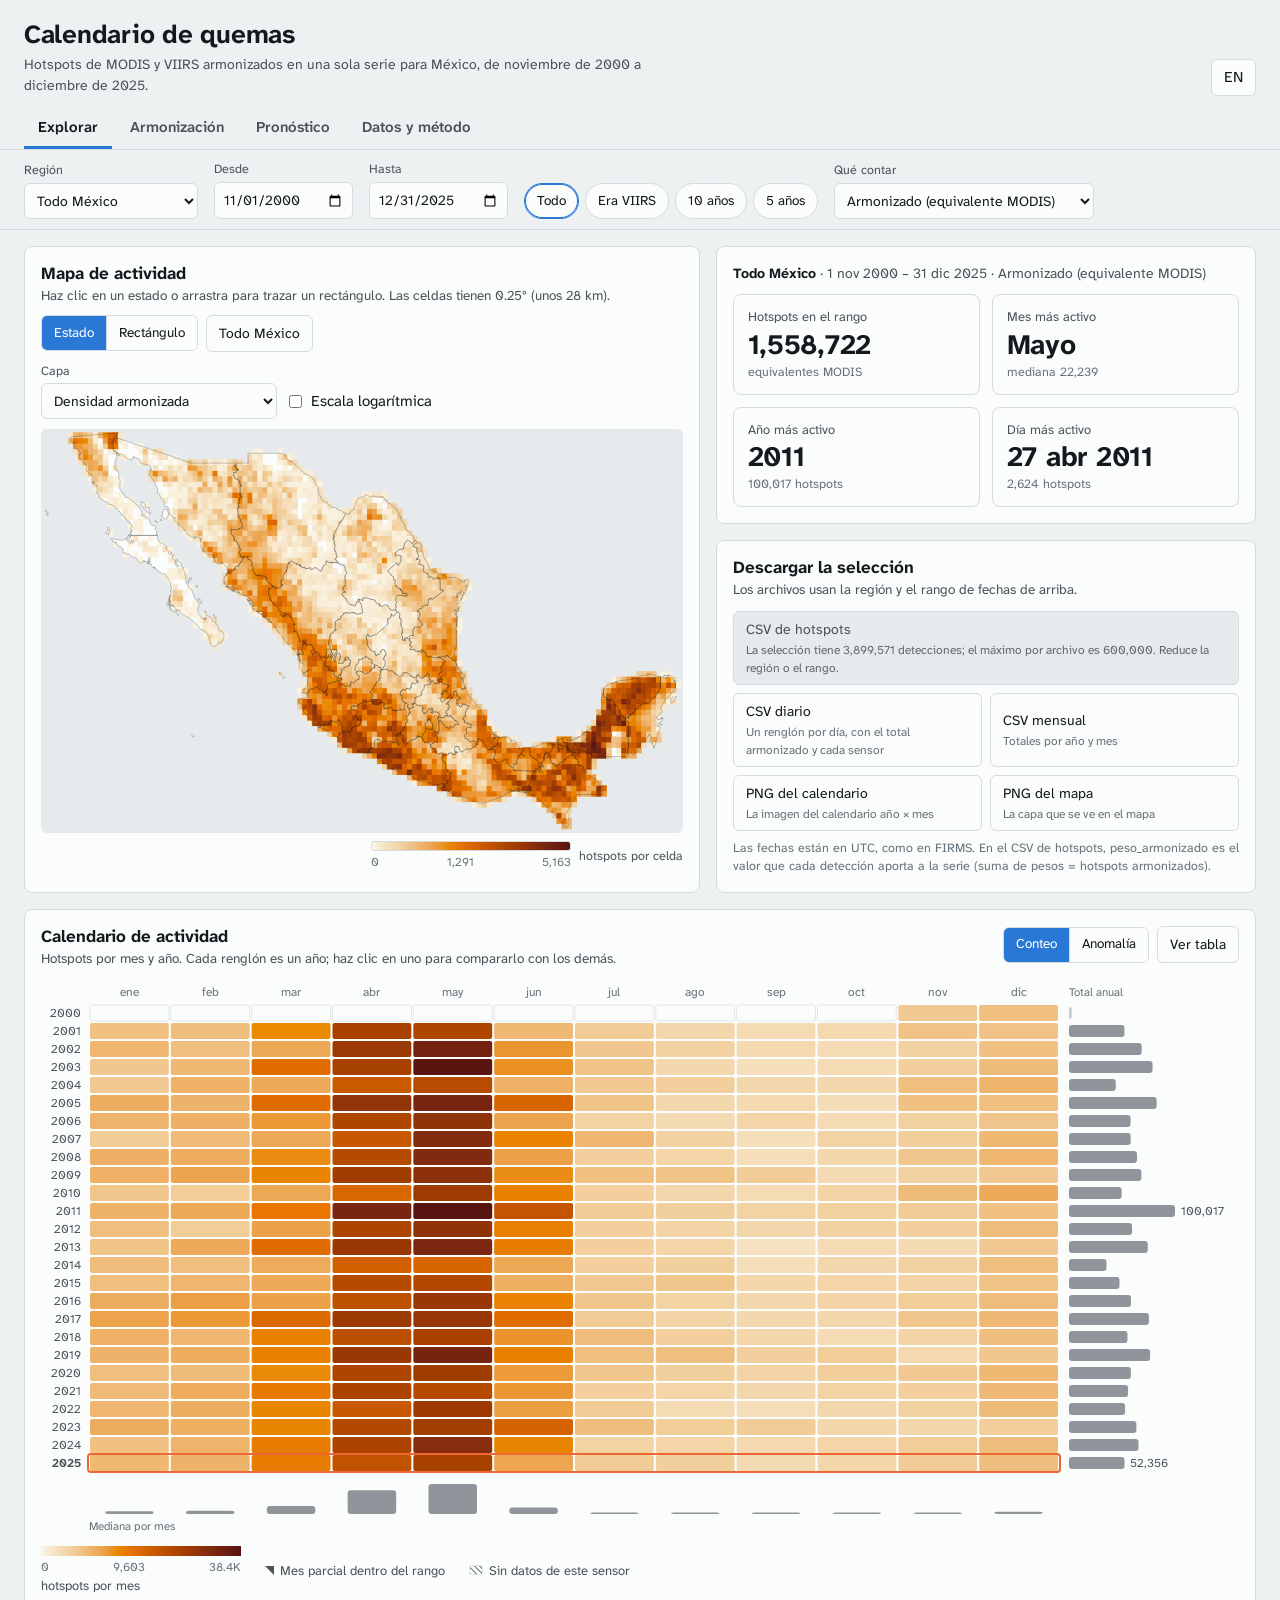
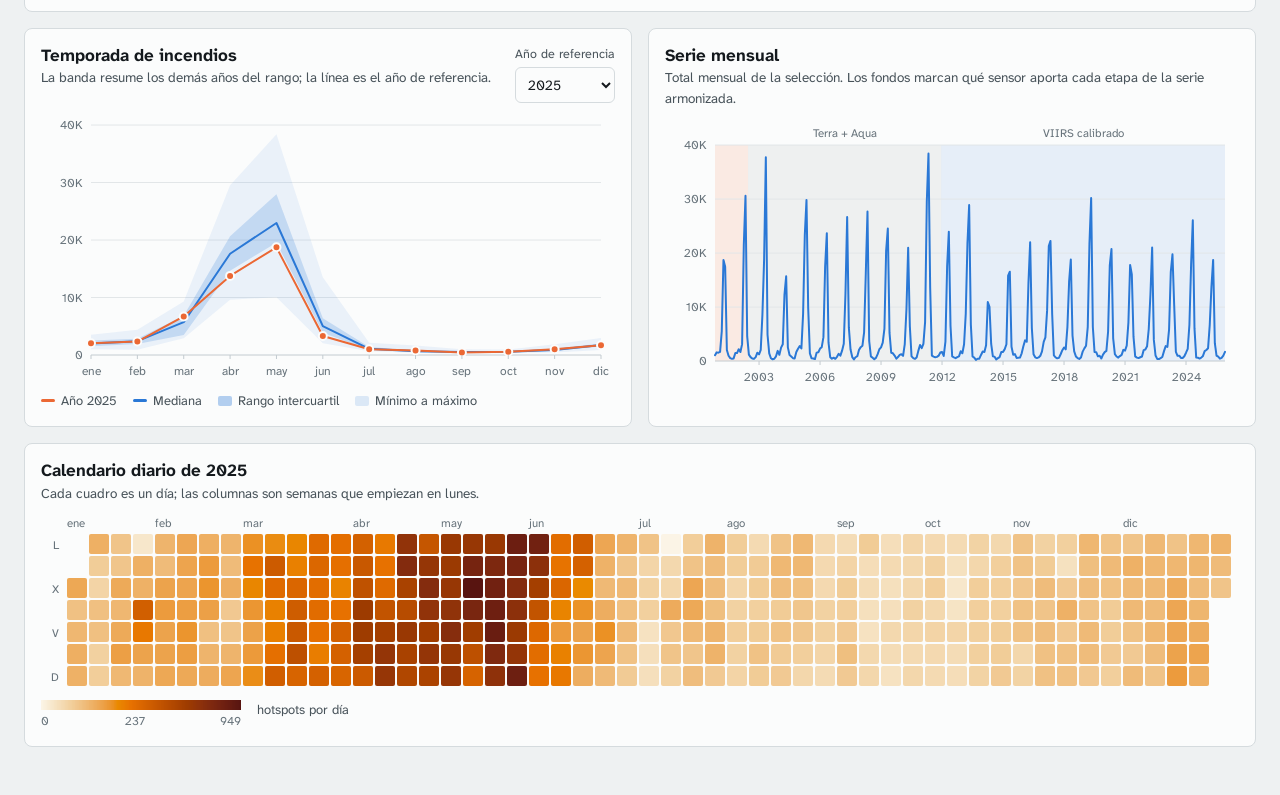
<file: index.html>
<!DOCTYPE html>
<html lang="es">
<head>
<meta charset="utf-8">
<meta name="viewport" content="width=device-width, initial-scale=1">
<title>Calendario de quemas</title>
<link rel="icon" href="data:,">
<link rel="preconnect" href="https://fonts.googleapis.com">
<link rel="preconnect" href="https://fonts.gstatic.com" crossorigin>
<link href="https://fonts.googleapis.com/css2?family=Atkinson+Hyperlegible+Next:wght@400;600;700&display=swap" rel="stylesheet">
<link rel="stylesheet" href="styles.css">
</head>
<body>
<div id="loading" role="status"><div id="load-msg"></div><div class="bar"><i id="load-bar"></i></div></div>

<header class="top">
  <div>
    <h1 data-i18n="title"></h1>
    <p data-i18n="subtitle"></p>
  </div>
  <button class="lang" id="btn-lang" type="button" aria-label="Español / English"></button>
</header>

<nav class="tabs" role="tablist">
  <button class="tab" role="tab" id="tab-explore" aria-selected="true" aria-controls="view-explore" data-i18n="tab_explore" type="button"></button>
  <button class="tab" role="tab" id="tab-harm" aria-selected="false" aria-controls="view-harm" data-i18n="tab_harm" type="button"></button>
  <button class="tab" role="tab" id="tab-forecast" aria-selected="false" aria-controls="view-forecast" data-i18n="tab_forecast" type="button"></button>
  <button class="tab" role="tab" id="tab-about" aria-selected="false" aria-controls="view-about" data-i18n="tab_about" type="button"></button>
</nav>

<div class="filters">
  <div class="filters-in">
    <label class="fld"><span data-i18n="f_region"></span><select id="f-region"></select></label>
    <label class="fld xo"><span data-i18n="f_from"></span><input type="date" id="f-from"></label>
    <label class="fld xo"><span data-i18n="f_to"></span><input type="date" id="f-to"></label>
    <div class="presets xo" id="presets" role="group">
      <button class="chip" type="button" data-preset="all" data-i18n="p_all" title="2000-11 – 2025-12"></button>
      <button class="chip" type="button" data-preset="viirs" data-i18n="p_viirs" title="2012-02 – 2025-12"></button>
      <button class="chip" type="button" data-preset="10" data-i18n="p_10"></button>
      <button class="chip" type="button" data-preset="5" data-i18n="p_5"></button>
    </div>
    <label class="fld xo"><span data-i18n="f_metric"></span><select id="f-metric"></select></label>
  </div>
</div>

<main>
  <section id="view-explore" role="tabpanel" aria-labelledby="tab-explore">
    <div class="grid-top">
      <div class="card" id="card-map">
        <div class="card-h">
          <div><h2 data-i18n="map_t"></h2><p class="sub" id="map-sub" data-i18n="map_s"></p></div>
          <div class="ctl">
            <div class="seg" role="group" aria-label="Modo">
              <button type="button" id="mm-state" aria-pressed="true" data-i18n="mm_state"></button>
              <button type="button" id="mm-rect" aria-pressed="false" data-i18n="mm_rect"></button>
            </div>
            <button class="btn" type="button" id="btn-all" data-i18n="btn_all"></button>
          </div>
        </div>
        <div class="ctl" style="margin-bottom:10px;align-items:flex-end">
          <label class="fld"><span data-i18n="map_layer"></span><select id="map-layer" class="sm" style="min-width:230px"></select></label>
          <label class="ctl" style="gap:6px;min-height:36px" id="map-log-w"><input type="checkbox" id="map-log"><span data-i18n="map_log"></span></label>
        </div>
        <div id="map-wrap"><canvas id="map" role="img"></canvas></div>
        <div class="map-foot"><div id="map-info"></div><div class="lgd" id="map-lgd"></div></div>
      </div>
      <div class="col">
        <div class="card" id="card-kpi">
          <div class="region-line" id="region-line"></div>
          <div class="kpis" id="kpis"></div>
        </div>
        <div class="card" id="card-exp">
          <div class="card-h"><div><h2 data-i18n="exp_t"></h2><p class="sub" data-i18n="exp_s"></p></div></div>
          <div class="exports">
            <button class="btn primary wide" type="button" id="ex-points"><span id="ex-points-l"></span><small id="ex-points-s"></small></button>
            <button class="btn" type="button" id="ex-daily"><span data-i18n="ex_daily"></span><small data-i18n="ex_daily_s"></small></button>
            <button class="btn" type="button" id="ex-monthly"><span data-i18n="ex_monthly"></span><small data-i18n="ex_monthly_s"></small></button>
            <button class="btn" type="button" id="ex-png"><span data-i18n="ex_png"></span><small data-i18n="ex_png_s"></small></button>
            <button class="btn" type="button" id="ex-mappng"><span data-i18n="ex_mappng"></span><small data-i18n="ex_mappng_s"></small></button>
          </div>
          <p class="note" data-i18n="exp_note"></p>
        </div>
      </div>
    </div>

    <div class="card" id="card-cal" style="margin-top:16px">
      <div class="card-h">
        <div><h2 data-i18n="cal_t"></h2><p class="sub" data-i18n="cal_s"></p></div>
        <div class="ctl">
          <div class="seg" role="group" aria-label="Escala">
            <button type="button" id="cm-count" aria-pressed="true" data-i18n="cal_count"></button>
            <button type="button" id="cm-anom" aria-pressed="false" data-i18n="cal_anom"></button>
          </div>
          <button class="btn" type="button" id="cal-toggle" data-i18n="cal_table"></button>
        </div>
      </div>
      <div id="cal" class="chart"></div>
      <div id="cal-tbl" class="tbl-wrap" hidden></div>
      <div class="legend" id="cal-lgd"></div>
    </div>

    <div class="two" style="margin-top:16px">
      <div class="card">
        <div class="card-h">
          <div><h2 data-i18n="seas_t"></h2><p class="sub" data-i18n="seas_s"></p></div>
          <label class="fld"><span data-i18n="ref_year"></span><select id="f-ref" class="sm"></select></label>
        </div>
        <div id="seas" class="chart"></div>
        <div class="legend" id="seas-lgd"></div>
      </div>
      <div class="card">
        <div class="card-h"><div><h2 data-i18n="series_t"></h2><p class="sub" data-i18n="series_s"></p></div></div>
        <div id="series" class="chart"></div>
      </div>
    </div>

    <div class="card" style="margin-top:16px">
      <div class="card-h"><div><h2 id="daily-t"></h2><p class="sub" data-i18n="daily_s"></p></div></div>
      <div id="daily" class="chart"></div>
      <div class="legend" id="daily-lgd"></div>
    </div>
  </section>

  <section id="view-harm" role="tabpanel" aria-labelledby="tab-harm" hidden>
    <div class="card">
      <div class="card-h"><div><h2 data-i18n="harm_t"></h2><p class="sub" data-i18n="harm_s"></p></div>
        <label class="ctl" style="gap:6px"><input type="checkbox" id="hm-raw"><span data-i18n="hm_show_raw"></span></label></div>
      <div class="metrics" id="harm-metrics"></div>
      <div id="harm" class="chart"></div>
      <div class="legend" id="harm-lgd"></div>
      <p class="note" data-i18n="hm_note_state"></p>
    </div>
    <div class="card" style="margin-top:16px">
      <div class="card-h"><div><h2 data-i18n="k_t"></h2><p class="sub" data-i18n="k_s"></p></div></div>
      <div id="kchart" class="chart"></div>
      <div class="legend" id="k-lgd"></div>
    </div>
    <div class="card" style="margin-top:16px">
      <div class="card-h"><div><h2 data-i18n="val_t"></h2><p class="sub" data-i18n="val_s"></p></div></div>
      <div id="val-tables"></div>
    </div>
  </section>

  <section id="view-forecast" role="tabpanel" aria-labelledby="tab-forecast" hidden>
    <div class="card">
      <div class="card-h">
        <div><h2 data-i18n="fc_t"></h2><p class="sub" data-i18n="fc_s"></p></div>
        <div class="ctl" style="align-items:flex-end">
          <label class="fld"><span data-i18n="fc_origin"></span><input type="date" id="fc-origin"></label>
          <button class="btn" type="button" id="fc-last" data-i18n="fc_last"></button>
          <div class="seg" role="group" aria-label="Horizonte">
            <button type="button" id="fg-day" aria-pressed="true" data-i18n="fc_day"></button>
            <button type="button" id="fg-week" aria-pressed="false" data-i18n="fc_week"></button>
            <button type="button" id="fg-month" aria-pressed="false" data-i18n="fc_month"></button>
          </div>
          <button class="btn" type="button" id="fc-toggle" data-i18n="cal_table"></button>
          <button class="btn primary" type="button" id="fc-dl" data-i18n="fc_dl"></button>
        </div>
      </div>
      <div class="metrics" id="fc-kpis"></div>
      <div id="fc" class="chart"></div>
      <div id="fc-tbl" class="tbl-wrap" hidden></div>
      <div class="legend" id="fc-lgd"></div>
      <p class="note" id="fc-note"></p>
    </div>
    <div class="card" style="margin-top:16px">
      <div class="card-h"><div><h2 data-i18n="fc_bt_t"></h2><p class="sub" id="fc-bt-s"></p></div></div>
      <div id="fc-bt"></div>
      <p class="note" data-i18n="fc_bt_note"></p>
    </div>
  </section>

  <section id="view-about" role="tabpanel" aria-labelledby="tab-about" hidden>
    <div class="card"><div class="prose" id="about"></div></div>
  </section>
</main>

<div id="tip" role="tooltip"></div>
<div id="toast" role="status"></div>
<script src="i18n.js"></script>
<script src="forecast.js"></script>
<script src="app.js"></script>
</body>
</html>
</file>
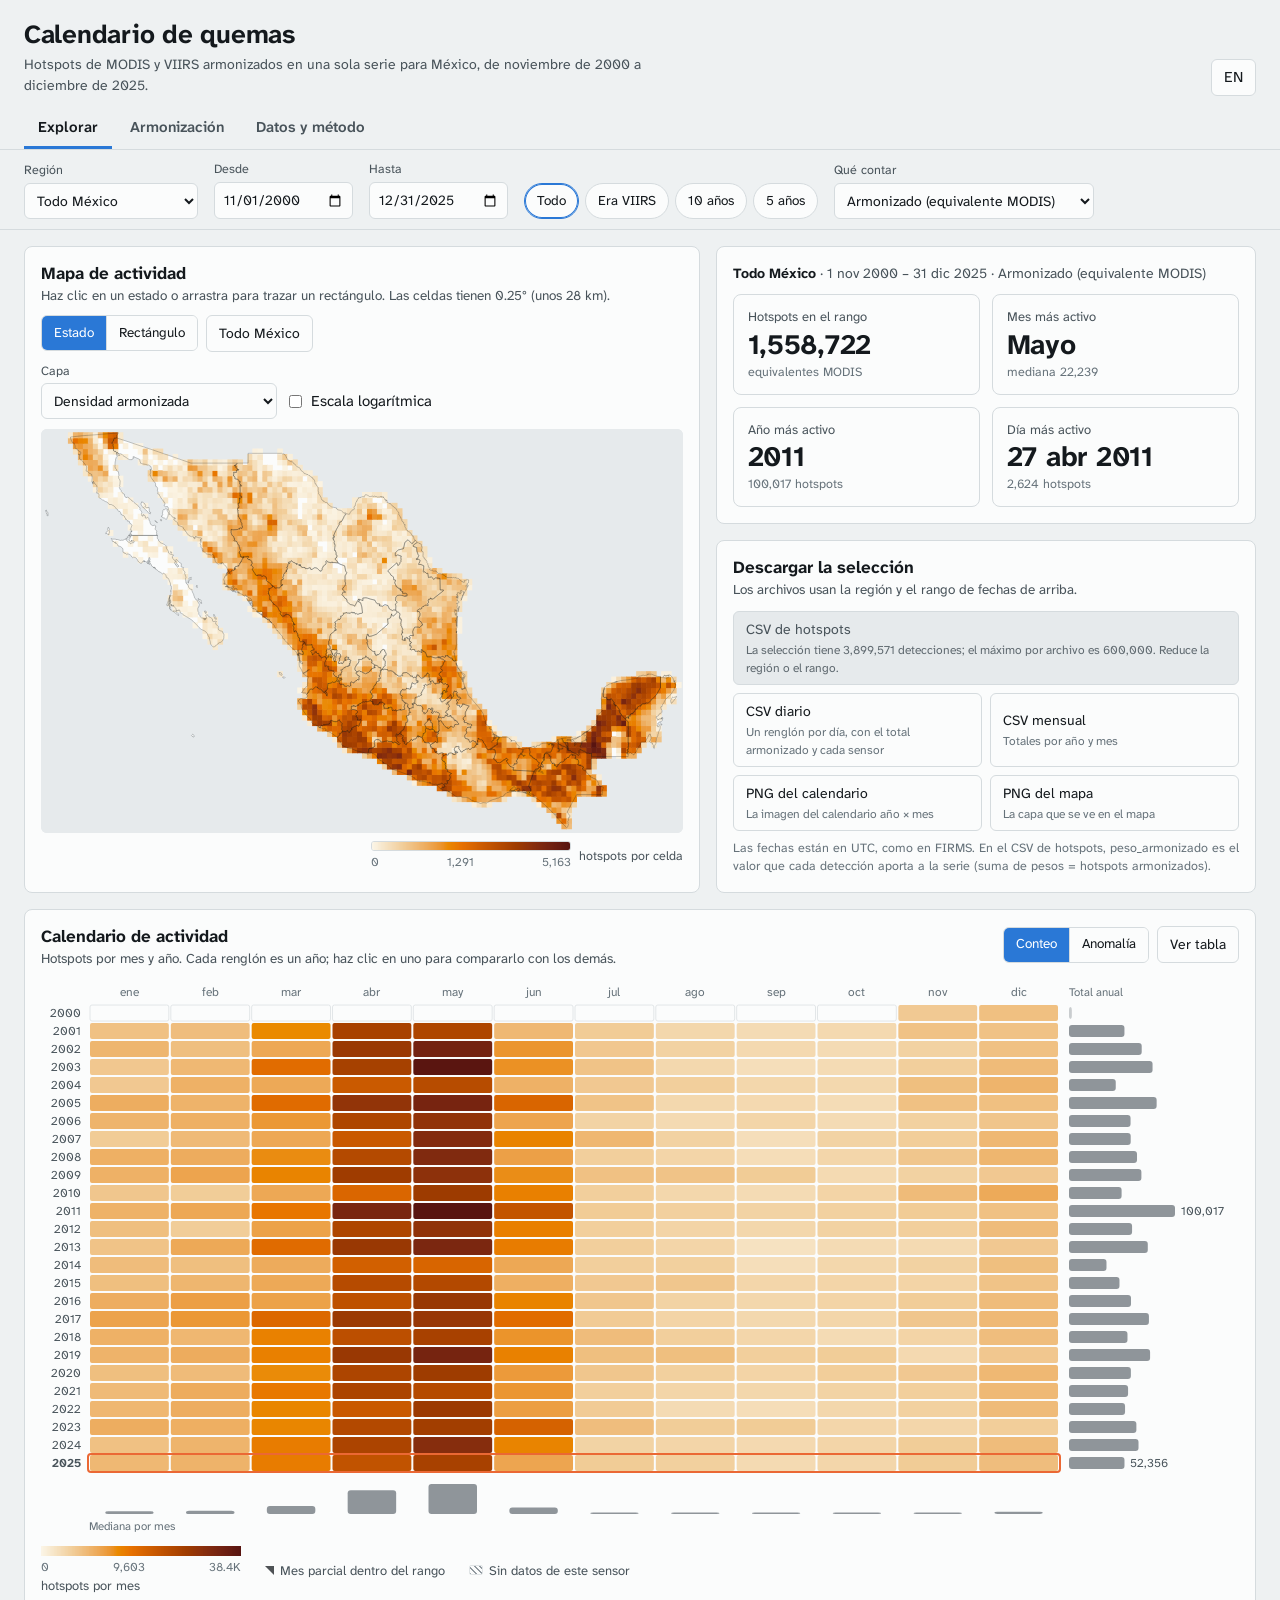
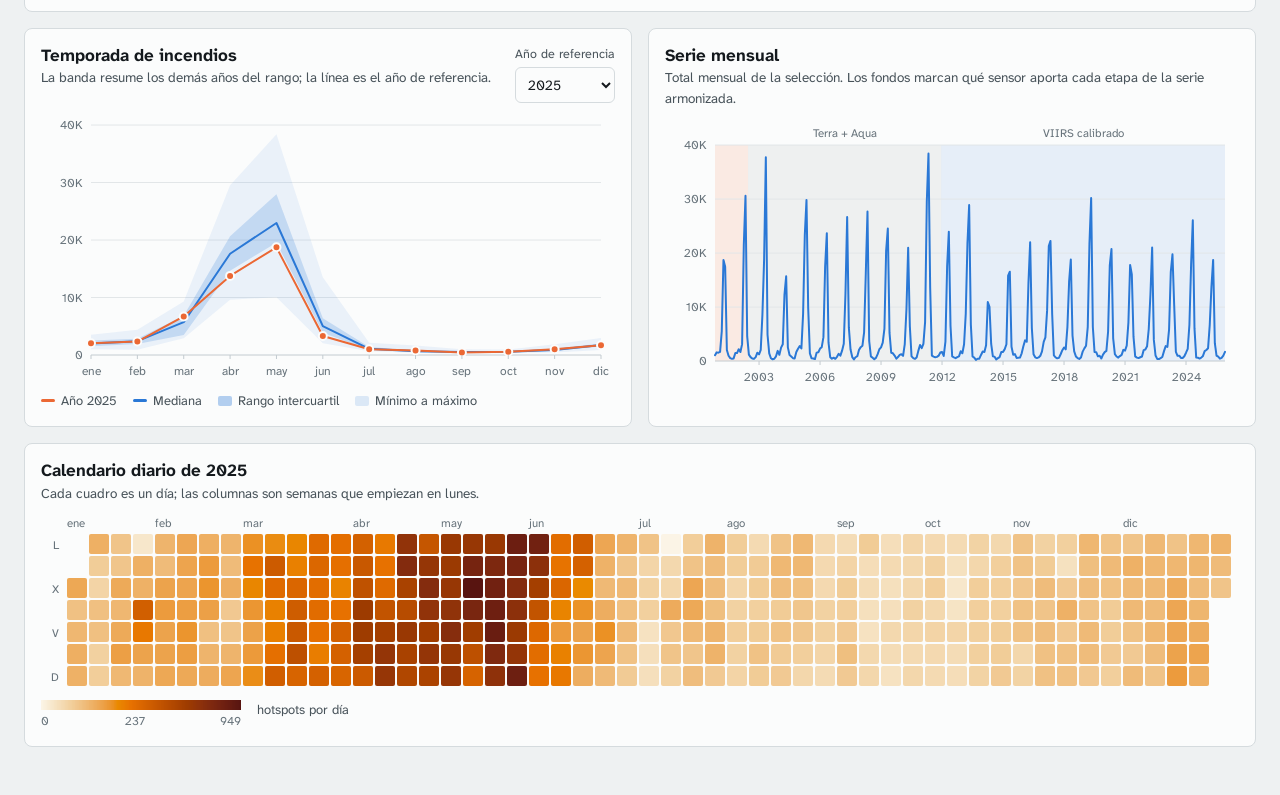
<file: calendario_quemas/calendario_quemas/app/index.html>
<!DOCTYPE html>
<html lang="es">
<head>
<meta charset="utf-8">
<meta name="viewport" content="width=device-width, initial-scale=1">
<title>Calendario de quemas</title>
<link rel="icon" href="data:,">
<link rel="preconnect" href="https://fonts.googleapis.com">
<link rel="preconnect" href="https://fonts.gstatic.com" crossorigin>
<link href="https://fonts.googleapis.com/css2?family=Atkinson+Hyperlegible+Next:wght@400;600;700&display=swap" rel="stylesheet">
<link rel="stylesheet" href="styles.css">
</head>
<body>
<div id="loading" role="status"><div id="load-msg"></div><div class="bar"><i id="load-bar"></i></div></div>

<header class="top">
  <div>
    <h1 data-i18n="title"></h1>
    <p data-i18n="subtitle"></p>
  </div>
  <button class="lang" id="btn-lang" type="button" aria-label="Español / English"></button>
</header>

<nav class="tabs" role="tablist">
  <button class="tab" role="tab" id="tab-explore" aria-selected="true" aria-controls="view-explore" data-i18n="tab_explore" type="button"></button>
  <button class="tab" role="tab" id="tab-harm" aria-selected="false" aria-controls="view-harm" data-i18n="tab_harm" type="button"></button>
  <button class="tab" role="tab" id="tab-about" aria-selected="false" aria-controls="view-about" data-i18n="tab_about" type="button"></button>
</nav>

<div class="filters">
  <div class="filters-in">
    <label class="fld"><span data-i18n="f_region"></span><select id="f-region"></select></label>
    <label class="fld xo"><span data-i18n="f_from"></span><input type="date" id="f-from"></label>
    <label class="fld xo"><span data-i18n="f_to"></span><input type="date" id="f-to"></label>
    <div class="presets xo" id="presets" role="group">
      <button class="chip" type="button" data-preset="all" data-i18n="p_all" title="2000-11 – 2025-12"></button>
      <button class="chip" type="button" data-preset="viirs" data-i18n="p_viirs" title="2012-02 – 2025-12"></button>
      <button class="chip" type="button" data-preset="10" data-i18n="p_10"></button>
      <button class="chip" type="button" data-preset="5" data-i18n="p_5"></button>
    </div>
    <label class="fld xo"><span data-i18n="f_metric"></span><select id="f-metric"></select></label>
  </div>
</div>

<main>
  <section id="view-explore" role="tabpanel" aria-labelledby="tab-explore">
    <div class="grid-top">
      <div class="card" id="card-map">
        <div class="card-h">
          <div><h2 data-i18n="map_t"></h2><p class="sub" id="map-sub" data-i18n="map_s"></p></div>
          <div class="ctl">
            <div class="seg" role="group" aria-label="Modo">
              <button type="button" id="mm-state" aria-pressed="true" data-i18n="mm_state"></button>
              <button type="button" id="mm-rect" aria-pressed="false" data-i18n="mm_rect"></button>
            </div>
            <button class="btn" type="button" id="btn-all" data-i18n="btn_all"></button>
          </div>
        </div>
        <div class="ctl" style="margin-bottom:10px;align-items:flex-end">
          <label class="fld"><span data-i18n="map_layer"></span><select id="map-layer" class="sm" style="min-width:230px"></select></label>
          <label class="ctl" style="gap:6px;min-height:36px" id="map-log-w"><input type="checkbox" id="map-log"><span data-i18n="map_log"></span></label>
        </div>
        <div id="map-wrap"><canvas id="map" role="img"></canvas></div>
        <div class="map-foot"><div id="map-info"></div><div class="lgd" id="map-lgd"></div></div>
      </div>
      <div class="col">
        <div class="card" id="card-kpi">
          <div class="region-line" id="region-line"></div>
          <div class="kpis" id="kpis"></div>
        </div>
        <div class="card" id="card-exp">
          <div class="card-h"><div><h2 data-i18n="exp_t"></h2><p class="sub" data-i18n="exp_s"></p></div></div>
          <div class="exports">
            <button class="btn primary wide" type="button" id="ex-points"><span id="ex-points-l"></span><small id="ex-points-s"></small></button>
            <button class="btn" type="button" id="ex-daily"><span data-i18n="ex_daily"></span><small data-i18n="ex_daily_s"></small></button>
            <button class="btn" type="button" id="ex-monthly"><span data-i18n="ex_monthly"></span><small data-i18n="ex_monthly_s"></small></button>
            <button class="btn" type="button" id="ex-png"><span data-i18n="ex_png"></span><small data-i18n="ex_png_s"></small></button>
            <button class="btn" type="button" id="ex-mappng"><span data-i18n="ex_mappng"></span><small data-i18n="ex_mappng_s"></small></button>
          </div>
          <p class="note" data-i18n="exp_note"></p>
        </div>
      </div>
    </div>

    <div class="card" id="card-cal" style="margin-top:16px">
      <div class="card-h">
        <div><h2 data-i18n="cal_t"></h2><p class="sub" data-i18n="cal_s"></p></div>
        <div class="ctl">
          <div class="seg" role="group" aria-label="Escala">
            <button type="button" id="cm-count" aria-pressed="true" data-i18n="cal_count"></button>
            <button type="button" id="cm-anom" aria-pressed="false" data-i18n="cal_anom"></button>
          </div>
          <button class="btn" type="button" id="cal-toggle" data-i18n="cal_table"></button>
        </div>
      </div>
      <div id="cal" class="chart"></div>
      <div id="cal-tbl" class="tbl-wrap" hidden></div>
      <div class="legend" id="cal-lgd"></div>
    </div>

    <div class="two" style="margin-top:16px">
      <div class="card">
        <div class="card-h">
          <div><h2 data-i18n="seas_t"></h2><p class="sub" data-i18n="seas_s"></p></div>
          <label class="fld"><span data-i18n="ref_year"></span><select id="f-ref" class="sm"></select></label>
        </div>
        <div id="seas" class="chart"></div>
        <div class="legend" id="seas-lgd"></div>
      </div>
      <div class="card">
        <div class="card-h"><div><h2 data-i18n="series_t"></h2><p class="sub" data-i18n="series_s"></p></div></div>
        <div id="series" class="chart"></div>
      </div>
    </div>

    <div class="card" style="margin-top:16px">
      <div class="card-h"><div><h2 id="daily-t"></h2><p class="sub" data-i18n="daily_s"></p></div></div>
      <div id="daily" class="chart"></div>
      <div class="legend" id="daily-lgd"></div>
    </div>
  </section>

  <section id="view-harm" role="tabpanel" aria-labelledby="tab-harm" hidden>
    <div class="card">
      <div class="card-h"><div><h2 data-i18n="harm_t"></h2><p class="sub" data-i18n="harm_s"></p></div>
        <label class="ctl" style="gap:6px"><input type="checkbox" id="hm-raw"><span data-i18n="hm_show_raw"></span></label></div>
      <div class="metrics" id="harm-metrics"></div>
      <div id="harm" class="chart"></div>
      <div class="legend" id="harm-lgd"></div>
      <p class="note" data-i18n="hm_note_state"></p>
    </div>
    <div class="card" style="margin-top:16px">
      <div class="card-h"><div><h2 data-i18n="k_t"></h2><p class="sub" data-i18n="k_s"></p></div></div>
      <div id="kchart" class="chart"></div>
      <div class="legend" id="k-lgd"></div>
    </div>
    <div class="card" style="margin-top:16px">
      <div class="card-h"><div><h2 data-i18n="val_t"></h2><p class="sub" data-i18n="val_s"></p></div></div>
      <div id="val-tables"></div>
    </div>
  </section>

  <section id="view-about" role="tabpanel" aria-labelledby="tab-about" hidden>
    <div class="card"><div class="prose" id="about"></div></div>
  </section>
</main>

<div id="tip" role="tooltip"></div>
<div id="toast" role="status"></div>
<script src="i18n.js"></script>
<script src="app.js"></script>
</body>
</html>
</file>
<file: styles.css>
/* Calendario de quemas — layout: barra de filtros fija arriba; mapa + cifras; calendario como pieza central */
:root {
  --bg: #eef1f2;
  --surface: #fbfcfc;
  --surface2: #e6eaec;
  --ink: #14191d;
  --ink2: #48535a;
  --muted: #66727a;
  --line: #d5dbde;
  --grid: #e2e6e8;
  --accent: #2a78d6;
  --accent-ink: #ffffff;
  --ref: #eb6834;
  --series1: #2a78d6;
  --series2: #eb6834;
  --neutral-series: #7a858c;
  --font: "Atkinson Hyperlegible Next", "Atkinson Hyperlegible", system-ui, -apple-system, "Segoe UI", sans-serif;
  color-scheme: light;
}
@media (prefers-color-scheme: dark) {
  :root:not([data-theme="light"]) {
    --bg: #0e1113; --surface: #171b1e; --surface2: #23292d; --ink: #eceff0; --ink2: #b8c1c6;
    --muted: #8d989f; --line: #2f373c; --grid: #262d31; --accent: #3987e5; --accent-ink: #0b0d0e;
    --ref: #d95926; --series1: #3987e5; --series2: #d95926; --neutral-series: #8d989f;
    color-scheme: dark;
  }
}
:root[data-theme="dark"] {
  --bg: #0e1113; --surface: #171b1e; --surface2: #23292d; --ink: #eceff0; --ink2: #b8c1c6;
  --muted: #8d989f; --line: #2f373c; --grid: #262d31; --accent: #3987e5; --accent-ink: #0b0d0e;
  --ref: #d95926; --series1: #3987e5; --series2: #d95926; --neutral-series: #8d989f;
  color-scheme: dark;
}

* { box-sizing: border-box; }
html, body { margin: 0; }
body { background: var(--bg); color: var(--ink); font: 15px/1.5 var(--font); -webkit-text-size-adjust: 100%; }
h1, h2, h3 { text-wrap: balance; margin: 0; font-weight: 700; }
p { margin: 0; }
button, select, input { font: inherit; color: inherit; }
:focus-visible { outline: 2px solid var(--accent); outline-offset: 2px; }
.sr { position: absolute; width: 1px; height: 1px; overflow: hidden; clip: rect(0 0 0 0); white-space: nowrap; }

/* cabecera */
.top { display: flex; align-items: flex-end; justify-content: space-between; gap: 16px; padding: 20px 24px 10px; max-width: 1320px; margin: 0 auto; }
.top h1 { font-size: 26px; line-height: 1.15; letter-spacing: -0.01em; }
.top p { color: var(--ink2); font-size: 14px; margin-top: 4px; max-width: 70ch; }
.lang { border: 1px solid var(--line); background: var(--surface); border-radius: 6px; padding: 6px 12px; cursor: pointer; min-width: 44px; }
.tabs { display: flex; gap: 4px; padding: 0 24px; max-width: 1320px; margin: 0 auto; border-bottom: 1px solid var(--line); }
.tab { background: none; border: 0; border-bottom: 3px solid transparent; padding: 10px 14px 8px; cursor: pointer; color: var(--ink2); font-weight: 600; }
.tab[aria-selected="true"] { color: var(--ink); border-bottom-color: var(--accent); }

/* barra de filtros: una sola fila sobre todo lo que filtra */
.filters { position: sticky; top: 0; z-index: 6; background: var(--bg); border-bottom: 1px solid var(--line); }
.filters-in { max-width: 1320px; margin: 0 auto; padding: 10px 24px; display: flex; flex-wrap: wrap; gap: 10px 16px; align-items: flex-end; }
.fld { display: flex; flex-direction: column; gap: 3px; font-size: 12.5px; color: var(--ink2); }
.fld select, .fld input[type="date"] { background: var(--surface); border: 1px solid var(--line); border-radius: 6px; padding: 6px 8px; min-height: 36px; color: var(--ink); font-size: 14px; }
.fld select { min-width: 150px; max-width: 260px; }
.presets { display: flex; gap: 6px; flex-wrap: wrap; align-items: flex-end; }
.chip { border: 1px solid var(--line); background: var(--surface); border-radius: 999px; padding: 6px 12px; min-height: 36px; cursor: pointer; font-size: 13.5px; }
.chip:hover { background: var(--surface2); }
.chip[aria-pressed="true"] { border-color: var(--accent); box-shadow: inset 0 0 0 1px var(--accent); }

main { max-width: 1320px; margin: 0 auto; padding: 16px 24px 48px; display: flex; flex-direction: column; gap: 16px; }
.grid-top { display: grid; grid-template-columns: minmax(0, 1.25fr) minmax(0, 1fr); gap: 16px; }
.col { display: flex; flex-direction: column; gap: 16px; min-width: 0; }
.card { background: var(--surface); border: 1px solid var(--line); border-radius: 8px; padding: 16px; min-width: 0; }
.card-h { display: flex; flex-wrap: wrap; align-items: flex-start; justify-content: space-between; gap: 8px 16px; margin-bottom: 10px; }
.card h2 { font-size: 17px; line-height: 1.25; }
.card .sub { color: var(--ink2); font-size: 13.5px; margin-top: 2px; max-width: 78ch; }
.ctl { display: flex; gap: 8px; flex-wrap: wrap; align-items: center; }
.seg { display: inline-flex; border: 1px solid var(--line); border-radius: 6px; overflow: hidden; }
.seg button { background: var(--surface); border: 0; padding: 6px 12px; min-height: 34px; cursor: pointer; font-size: 13.5px; border-right: 1px solid var(--line); }
.seg button:last-child { border-right: 0; }
.seg button[aria-pressed="true"] { background: var(--accent); color: var(--accent-ink); }
.btn { background: var(--surface); border: 1px solid var(--line); border-radius: 6px; padding: 7px 12px; min-height: 36px; cursor: pointer; font-size: 14px; text-align: left; }
.btn:hover:not(:disabled) { background: var(--surface2); }
.btn:disabled { opacity: .5; cursor: not-allowed; }
.btn.primary { background: var(--accent); color: var(--accent-ink); border-color: var(--accent); font-weight: 600; }
.btn.primary:disabled { background: var(--surface2); color: var(--ink2); border-color: var(--line); opacity: 1; font-weight: 400; }
.btn.primary:hover:not(:disabled) { filter: brightness(1.08); background: var(--accent); }
.fld select.sm { min-width: 90px; }

/* mapa */
#map-wrap { position: relative; }
#map { width: 100%; display: block; border-radius: 6px; background: var(--surface2); touch-action: none; cursor: crosshair; }
.map-foot { display: flex; flex-wrap: wrap; justify-content: space-between; align-items: center; gap: 8px 16px; margin-top: 8px; font-size: 13px; color: var(--ink2); }
.lgd { display: flex; align-items: center; gap: 8px; font-size: 12.5px; color: var(--ink2); flex-wrap: wrap; }
.lgd canvas { border-radius: 3px; border: 1px solid var(--line); }
.lgd-sw { display: inline-flex; align-items: center; gap: 6px; }
.lgd-sw i { display: inline-block; width: 14px; height: 3px; border-radius: 2px; }
.lgd-sw i.box { height: 10px; width: 14px; border-radius: 2px; }

/* cifras */
.kpis { display: grid; grid-template-columns: repeat(2, minmax(0, 1fr)); gap: 12px; }
.kpi { border: 1px solid var(--line); border-radius: 8px; padding: 12px 14px; background: var(--surface); }
.kpi .l { font-size: 13px; color: var(--ink2); }
.kpi .v { font-size: 28px; font-weight: 700; line-height: 1.15; margin-top: 2px; letter-spacing: -0.01em; }
.kpi .d { font-size: 12.5px; color: var(--muted); margin-top: 2px; }
.region-line { font-size: 14px; color: var(--ink2); margin-bottom: 10px; }
.region-line strong { color: var(--ink); }

.exports { display: grid; grid-template-columns: 1fr 1fr; gap: 8px; }
.exports .btn small { display: block; color: var(--muted); font-size: 12px; font-weight: 400; margin-top: 1px; }
.exports .btn.primary small { color: inherit; opacity: .85; }
.exports .wide { grid-column: 1 / -1; }
.note { font-size: 12.5px; color: var(--muted); margin-top: 8px; }

/* gráficos */
.chart { width: 100%; position: relative; }
.chart svg { display: block; max-width: 100%; }
.chart text { font-family: var(--font); }
.legend { display: flex; flex-wrap: wrap; gap: 6px 16px; font-size: 13px; color: var(--ink2); margin-top: 8px; }
.tbl-wrap { overflow: auto; max-height: 520px; border: 1px solid var(--line); border-radius: 6px; }
table { border-collapse: collapse; width: 100%; font-size: 13.5px; }
th, td { padding: 6px 10px; text-align: right; border-bottom: 1px solid var(--grid); white-space: nowrap; }
th:first-child, td:first-child { text-align: left; }
thead th { position: sticky; top: 0; background: var(--surface2); font-weight: 600; }
td.num, td.n { font-variant-numeric: tabular-nums; }
.two { display: grid; grid-template-columns: repeat(2, minmax(0, 1fr)); gap: 16px; }
.metrics { display: grid; grid-template-columns: repeat(auto-fit, minmax(210px, 1fr)); gap: 12px; margin-bottom: 12px; }
.prose { max-width: 78ch; }
.prose h3 { font-size: 16px; margin: 18px 0 4px; }
.prose p, .prose li { color: var(--ink2); }
.prose ul { padding-left: 20px; margin: 6px 0; }
.prose li { margin: 3px 0; }
.prose code { background: var(--surface2); padding: 1px 5px; border-radius: 4px; font-size: 13px; }
.era { display: grid; grid-template-columns: repeat(3, minmax(0, 1fr)); gap: 8px; margin: 10px 0; }
.era div { border: 1px solid var(--line); border-radius: 6px; padding: 8px 10px; font-size: 13.5px; background: var(--surface); }
.era b { display: block; color: var(--ink); }
.era span { color: var(--ink2); }

/* tooltip */
#tip { position: fixed; z-index: 50; pointer-events: none; background: var(--surface); color: var(--ink); border: 1px solid var(--line); border-radius: 6px; padding: 8px 10px; font-size: 13px; box-shadow: 0 4px 16px rgba(0,0,0,.18); max-width: 280px; display: none; }
#tip .tt { font-weight: 600; margin-bottom: 4px; }
#tip .tr { display: flex; align-items: center; gap: 8px; line-height: 1.5; }
#tip .tr i { width: 12px; height: 3px; border-radius: 2px; flex: none; }
#tip .tr b { font-weight: 700; }
#tip .tr span { color: var(--ink2); }
#toast { position: fixed; left: 50%; bottom: 20px; transform: translateX(-50%); background: var(--ink); color: var(--bg); padding: 10px 16px; border-radius: 8px; font-size: 14px; z-index: 60; display: none; max-width: 90vw; }
#loading { position: fixed; inset: 0; z-index: 80; background: var(--bg); display: flex; flex-direction: column; align-items: center; justify-content: center; gap: 12px; padding: 24px; text-align: center; }
#loading .bar { width: min(320px, 80vw); height: 6px; background: var(--surface2); border-radius: 3px; overflow: hidden; }
#loading .bar i { display: block; height: 100%; width: 0; background: var(--accent); transition: width .2s; }
[hidden] { display: none !important; }

@media (max-width: 980px) {
  .grid-top, .two { grid-template-columns: 1fr; }
  .era { grid-template-columns: 1fr; }
}
@media (max-width: 560px) {
  .top, .filters-in, main, .tabs { padding-left: 16px; padding-right: 16px; }
  .top h1 { font-size: 22px; }
  .exports { grid-template-columns: 1fr; }
  .kpi .v { font-size: 24px; }
}
@media (prefers-reduced-motion: reduce) { * { transition: none !important; } }

.filters.on-harm .xo { display: none; }

#daily { overflow-x: auto; }

@media (max-width: 560px) {
  .tabs { overflow-x: auto; scrollbar-width: none; }
  .tab { white-space: nowrap; flex: none; }
}
</file>
<file: calendario_quemas/calendario_quemas/app/styles.css>
/* Calendario de quemas — layout: barra de filtros fija arriba; mapa + cifras; calendario como pieza central */
:root {
  --bg: #eef1f2;
  --surface: #fbfcfc;
  --surface2: #e6eaec;
  --ink: #14191d;
  --ink2: #48535a;
  --muted: #66727a;
  --line: #d5dbde;
  --grid: #e2e6e8;
  --accent: #2a78d6;
  --accent-ink: #ffffff;
  --ref: #eb6834;
  --series1: #2a78d6;
  --series2: #eb6834;
  --neutral-series: #7a858c;
  --font: "Atkinson Hyperlegible Next", "Atkinson Hyperlegible", system-ui, -apple-system, "Segoe UI", sans-serif;
  color-scheme: light;
}
@media (prefers-color-scheme: dark) {
  :root:not([data-theme="light"]) {
    --bg: #0e1113; --surface: #171b1e; --surface2: #23292d; --ink: #eceff0; --ink2: #b8c1c6;
    --muted: #8d989f; --line: #2f373c; --grid: #262d31; --accent: #3987e5; --accent-ink: #0b0d0e;
    --ref: #d95926; --series1: #3987e5; --series2: #d95926; --neutral-series: #8d989f;
    color-scheme: dark;
  }
}
:root[data-theme="dark"] {
  --bg: #0e1113; --surface: #171b1e; --surface2: #23292d; --ink: #eceff0; --ink2: #b8c1c6;
  --muted: #8d989f; --line: #2f373c; --grid: #262d31; --accent: #3987e5; --accent-ink: #0b0d0e;
  --ref: #d95926; --series1: #3987e5; --series2: #d95926; --neutral-series: #8d989f;
  color-scheme: dark;
}

* { box-sizing: border-box; }
html, body { margin: 0; }
body { background: var(--bg); color: var(--ink); font: 15px/1.5 var(--font); -webkit-text-size-adjust: 100%; }
h1, h2, h3 { text-wrap: balance; margin: 0; font-weight: 700; }
p { margin: 0; }
button, select, input { font: inherit; color: inherit; }
:focus-visible { outline: 2px solid var(--accent); outline-offset: 2px; }
.sr { position: absolute; width: 1px; height: 1px; overflow: hidden; clip: rect(0 0 0 0); white-space: nowrap; }

/* cabecera */
.top { display: flex; align-items: flex-end; justify-content: space-between; gap: 16px; padding: 20px 24px 10px; max-width: 1320px; margin: 0 auto; }
.top h1 { font-size: 26px; line-height: 1.15; letter-spacing: -0.01em; }
.top p { color: var(--ink2); font-size: 14px; margin-top: 4px; max-width: 70ch; }
.lang { border: 1px solid var(--line); background: var(--surface); border-radius: 6px; padding: 6px 12px; cursor: pointer; min-width: 44px; }
.tabs { display: flex; gap: 4px; padding: 0 24px; max-width: 1320px; margin: 0 auto; border-bottom: 1px solid var(--line); }
.tab { background: none; border: 0; border-bottom: 3px solid transparent; padding: 10px 14px 8px; cursor: pointer; color: var(--ink2); font-weight: 600; }
.tab[aria-selected="true"] { color: var(--ink); border-bottom-color: var(--accent); }

/* barra de filtros: una sola fila sobre todo lo que filtra */
.filters { position: sticky; top: 0; z-index: 6; background: var(--bg); border-bottom: 1px solid var(--line); }
.filters-in { max-width: 1320px; margin: 0 auto; padding: 10px 24px; display: flex; flex-wrap: wrap; gap: 10px 16px; align-items: flex-end; }
.fld { display: flex; flex-direction: column; gap: 3px; font-size: 12.5px; color: var(--ink2); }
.fld select, .fld input[type="date"] { background: var(--surface); border: 1px solid var(--line); border-radius: 6px; padding: 6px 8px; min-height: 36px; color: var(--ink); font-size: 14px; }
.fld select { min-width: 150px; max-width: 260px; }
.presets { display: flex; gap: 6px; flex-wrap: wrap; align-items: flex-end; }
.chip { border: 1px solid var(--line); background: var(--surface); border-radius: 999px; padding: 6px 12px; min-height: 36px; cursor: pointer; font-size: 13.5px; }
.chip:hover { background: var(--surface2); }
.chip[aria-pressed="true"] { border-color: var(--accent); box-shadow: inset 0 0 0 1px var(--accent); }

main { max-width: 1320px; margin: 0 auto; padding: 16px 24px 48px; display: flex; flex-direction: column; gap: 16px; }
.grid-top { display: grid; grid-template-columns: minmax(0, 1.25fr) minmax(0, 1fr); gap: 16px; }
.col { display: flex; flex-direction: column; gap: 16px; min-width: 0; }
.card { background: var(--surface); border: 1px solid var(--line); border-radius: 8px; padding: 16px; min-width: 0; }
.card-h { display: flex; flex-wrap: wrap; align-items: flex-start; justify-content: space-between; gap: 8px 16px; margin-bottom: 10px; }
.card h2 { font-size: 17px; line-height: 1.25; }
.card .sub { color: var(--ink2); font-size: 13.5px; margin-top: 2px; max-width: 78ch; }
.ctl { display: flex; gap: 8px; flex-wrap: wrap; align-items: center; }
.seg { display: inline-flex; border: 1px solid var(--line); border-radius: 6px; overflow: hidden; }
.seg button { background: var(--surface); border: 0; padding: 6px 12px; min-height: 34px; cursor: pointer; font-size: 13.5px; border-right: 1px solid var(--line); }
.seg button:last-child { border-right: 0; }
.seg button[aria-pressed="true"] { background: var(--accent); color: var(--accent-ink); }
.btn { background: var(--surface); border: 1px solid var(--line); border-radius: 6px; padding: 7px 12px; min-height: 36px; cursor: pointer; font-size: 14px; text-align: left; }
.btn:hover:not(:disabled) { background: var(--surface2); }
.btn:disabled { opacity: .5; cursor: not-allowed; }
.btn.primary { background: var(--accent); color: var(--accent-ink); border-color: var(--accent); font-weight: 600; }
.btn.primary:disabled { background: var(--surface2); color: var(--ink2); border-color: var(--line); opacity: 1; font-weight: 400; }
.btn.primary:hover:not(:disabled) { filter: brightness(1.08); background: var(--accent); }
.fld select.sm { min-width: 90px; }

/* mapa */
#map-wrap { position: relative; }
#map { width: 100%; display: block; border-radius: 6px; background: var(--surface2); touch-action: none; cursor: crosshair; }
.map-foot { display: flex; flex-wrap: wrap; justify-content: space-between; align-items: center; gap: 8px 16px; margin-top: 8px; font-size: 13px; color: var(--ink2); }
.lgd { display: flex; align-items: center; gap: 8px; font-size: 12.5px; color: var(--ink2); flex-wrap: wrap; }
.lgd canvas { border-radius: 3px; border: 1px solid var(--line); }
.lgd-sw { display: inline-flex; align-items: center; gap: 6px; }
.lgd-sw i { display: inline-block; width: 14px; height: 3px; border-radius: 2px; }
.lgd-sw i.box { height: 10px; width: 14px; border-radius: 2px; }

/* cifras */
.kpis { display: grid; grid-template-columns: repeat(2, minmax(0, 1fr)); gap: 12px; }
.kpi { border: 1px solid var(--line); border-radius: 8px; padding: 12px 14px; background: var(--surface); }
.kpi .l { font-size: 13px; color: var(--ink2); }
.kpi .v { font-size: 28px; font-weight: 700; line-height: 1.15; margin-top: 2px; letter-spacing: -0.01em; }
.kpi .d { font-size: 12.5px; color: var(--muted); margin-top: 2px; }
.region-line { font-size: 14px; color: var(--ink2); margin-bottom: 10px; }
.region-line strong { color: var(--ink); }

.exports { display: grid; grid-template-columns: 1fr 1fr; gap: 8px; }
.exports .btn small { display: block; color: var(--muted); font-size: 12px; font-weight: 400; margin-top: 1px; }
.exports .btn.primary small { color: inherit; opacity: .85; }
.exports .wide { grid-column: 1 / -1; }
.note { font-size: 12.5px; color: var(--muted); margin-top: 8px; }

/* gráficos */
.chart { width: 100%; position: relative; }
.chart svg { display: block; max-width: 100%; }
.chart text { font-family: var(--font); }
.legend { display: flex; flex-wrap: wrap; gap: 6px 16px; font-size: 13px; color: var(--ink2); margin-top: 8px; }
.tbl-wrap { overflow: auto; max-height: 520px; border: 1px solid var(--line); border-radius: 6px; }
table { border-collapse: collapse; width: 100%; font-size: 13.5px; }
th, td { padding: 6px 10px; text-align: right; border-bottom: 1px solid var(--grid); white-space: nowrap; }
th:first-child, td:first-child { text-align: left; }
thead th { position: sticky; top: 0; background: var(--surface2); font-weight: 600; }
td.num, td.n { font-variant-numeric: tabular-nums; }
.two { display: grid; grid-template-columns: repeat(2, minmax(0, 1fr)); gap: 16px; }
.metrics { display: grid; grid-template-columns: repeat(auto-fit, minmax(210px, 1fr)); gap: 12px; margin-bottom: 12px; }
.prose { max-width: 78ch; }
.prose h3 { font-size: 16px; margin: 18px 0 4px; }
.prose p, .prose li { color: var(--ink2); }
.prose ul { padding-left: 20px; margin: 6px 0; }
.prose li { margin: 3px 0; }
.prose code { background: var(--surface2); padding: 1px 5px; border-radius: 4px; font-size: 13px; }
.era { display: grid; grid-template-columns: repeat(3, minmax(0, 1fr)); gap: 8px; margin: 10px 0; }
.era div { border: 1px solid var(--line); border-radius: 6px; padding: 8px 10px; font-size: 13.5px; background: var(--surface); }
.era b { display: block; color: var(--ink); }
.era span { color: var(--ink2); }

/* tooltip */
#tip { position: fixed; z-index: 50; pointer-events: none; background: var(--surface); color: var(--ink); border: 1px solid var(--line); border-radius: 6px; padding: 8px 10px; font-size: 13px; box-shadow: 0 4px 16px rgba(0,0,0,.18); max-width: 280px; display: none; }
#tip .tt { font-weight: 600; margin-bottom: 4px; }
#tip .tr { display: flex; align-items: center; gap: 8px; line-height: 1.5; }
#tip .tr i { width: 12px; height: 3px; border-radius: 2px; flex: none; }
#tip .tr b { font-weight: 700; }
#tip .tr span { color: var(--ink2); }
#toast { position: fixed; left: 50%; bottom: 20px; transform: translateX(-50%); background: var(--ink); color: var(--bg); padding: 10px 16px; border-radius: 8px; font-size: 14px; z-index: 60; display: none; max-width: 90vw; }
#loading { position: fixed; inset: 0; z-index: 80; background: var(--bg); display: flex; flex-direction: column; align-items: center; justify-content: center; gap: 12px; padding: 24px; text-align: center; }
#loading .bar { width: min(320px, 80vw); height: 6px; background: var(--surface2); border-radius: 3px; overflow: hidden; }
#loading .bar i { display: block; height: 100%; width: 0; background: var(--accent); transition: width .2s; }
[hidden] { display: none !important; }

@media (max-width: 980px) {
  .grid-top, .two { grid-template-columns: 1fr; }
  .era { grid-template-columns: 1fr; }
}
@media (max-width: 560px) {
  .top, .filters-in, main, .tabs { padding-left: 16px; padding-right: 16px; }
  .top h1 { font-size: 22px; }
  .exports { grid-template-columns: 1fr; }
  .kpi .v { font-size: 24px; }
}
@media (prefers-reduced-motion: reduce) { * { transition: none !important; } }

.filters.on-harm .xo { display: none; }

#daily { overflow-x: auto; }
</file>
